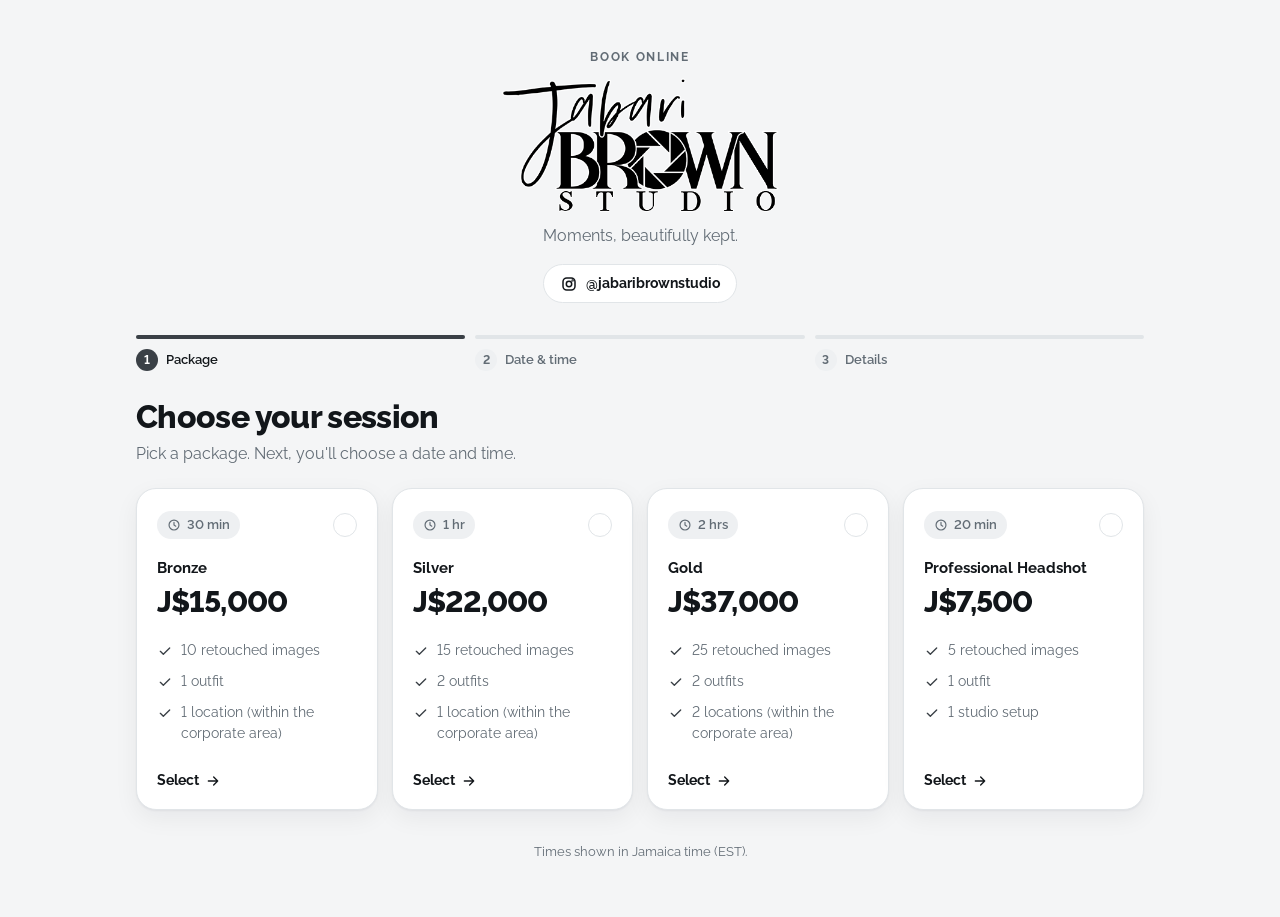
<file: index.html>
<!doctype html>
<html lang="en">
<head>
  <meta charset="utf-8">
  <meta name="viewport" content="width=device-width, initial-scale=1, viewport-fit=cover">
  <title>Book a Session</title>
  <meta name="description" content="Book your photography session online.">
  <link rel="preconnect" href="https://fonts.googleapis.com">
  <link rel="preconnect" href="https://fonts.gstatic.com" crossorigin>
  <link id="font-link" href="https://fonts.googleapis.com/css2?family=Raleway:wght@400;500;600;700;800&display=swap" rel="stylesheet">
  <link rel="stylesheet" href="css/styles.css">
</head>
<body>
  <main class="shell" id="app">
    <header class="hero" id="hero">
      <p class="eyebrow">Book online</p>
      <h1 id="biz-name">Book a session</h1>
      <p class="tagline" id="tagline"></p>
      <a id="ig-follow" class="chip-link" target="_blank" rel="noopener" hidden></a>
    </header>

    <nav id="progress-nav" aria-label="Booking progress">
      <ol class="progress" id="progress">
        <li data-step="1"><button type="button" class="pstep"><span class="seg"></span><span class="plabel"><span class="pnum">1</span><span class="ptext">Package</span></span></button></li>
        <li data-step="2"><button type="button" class="pstep"><span class="seg"></span><span class="plabel"><span class="pnum">2</span><span class="ptext">Date &amp; time</span></span></button></li>
        <li data-step="3"><button type="button" class="pstep"><span class="seg"></span><span class="plabel"><span class="pnum">3</span><span class="ptext">Details</span></span></button></li>
      </ol>
    </nav>

    <div class="stage">
      <div class="layout" id="layout" data-step="1">
        <section class="main" id="main">
          <div class="notice" id="notice" role="alert" hidden></div>

          <section class="step" id="step-1" aria-labelledby="t1">
            <h2 class="step-title" id="t1" tabindex="-1">Choose your session</h2>
            <p class="step-sub">Pick a package. Next, you'll choose a date and time.</p>
            <div class="pk-wrap"><div class="packages" id="packages"></div></div>
          </section>

          <section class="step" id="step-2" aria-labelledby="t2" hidden>
            <h2 class="step-title" id="t2" tabindex="-1">Pick a date &amp; time</h2>
            <p class="step-sub" id="s2-sub"></p>
            <div class="soonest" id="soonest-wrap" hidden>
              <span class="mini-label">Soonest available</span>
              <div class="chips" id="soonest"></div>
            </div>
            <div class="datetime" id="datetime">
              <div class="card cal">
                <div class="cal-head">
                  <button type="button" class="icon-btn" id="prev" aria-label="Previous month"><span data-ic="arrowL"></span></button>
                  <strong id="cal-title"></strong>
                  <button type="button" class="icon-btn" id="next" aria-label="Next month"><span data-ic="arrowR"></span></button>
                </div>
                <div class="grid7 dow" id="dow" aria-hidden="true"></div>
                <div class="grid7" id="days"></div>
              </div>
              <div class="card slots-card" id="slots-card">
                <h3 id="slots-title">Available times</h3>
                <p class="muted" id="slots-note" aria-live="polite">Choose a date to see open times.</p>
                <div id="slots"></div>
              </div>
            </div>
          </section>

          <section class="step" id="step-3" aria-labelledby="t3" hidden>
            <h2 class="step-title" id="t3" tabindex="-1">Your details</h2>
            <p class="step-sub">Last step. We use these to confirm your session.</p>
            <div class="review" id="review"></div>
            <form id="form" class="card form-card" novalidate>
              <div class="fields">
                <div class="field">
                  <label for="f-first">First name</label>
                  <input class="input" id="f-first" name="firstName" autocomplete="given-name" aria-describedby="e-first" required>
                  <p class="field-error" id="e-first" aria-live="polite"></p>
                </div>
                <div class="field">
                  <label for="f-last">Last name</label>
                  <input class="input" id="f-last" name="lastName" autocomplete="family-name" aria-describedby="e-last" required>
                  <p class="field-error" id="e-last" aria-live="polite"></p>
                </div>
                <div class="field">
                  <label for="f-email">Email</label>
                  <input class="input" id="f-email" name="email" type="email" inputmode="email" autocomplete="email" autocapitalize="none" aria-describedby="e-email" required>
                  <p class="field-error" id="e-email" aria-live="polite"></p>
                </div>
                <div class="field">
                  <label for="f-phone">Phone / WhatsApp</label>
                  <input class="input" id="f-phone" name="phone" type="tel" inputmode="tel" autocomplete="tel" aria-describedby="e-phone" required>
                  <p class="field-error" id="e-phone" aria-live="polite"></p>
                </div>
                <div class="field">
                  <label for="f-ig">Instagram <span class="opt">(optional)</span></label>
                  <div class="prefix"><span aria-hidden="true">@</span><input class="input" id="f-ig" name="instagram" autocomplete="off" autocapitalize="none" placeholder="yourhandle"></div>
                </div>
                <div class="field wide">
                  <label for="f-loc">Location <span class="opt">(optional)</span></label>
                  <input class="input" id="f-loc" name="location" autocomplete="off" placeholder="Where would you like to shoot?">
                </div>
                <div class="field wide">
                  <label for="f-notes">Anything we should know? <span class="opt">(optional)</span></label>
                  <textarea class="input" id="f-notes" name="notes" rows="3" placeholder="Occasion, outfit ideas, number of people"></textarea>
                </div>
              </div>
              <input type="text" name="website" class="hp" tabindex="-1" autocomplete="off" aria-hidden="true">
            </form>
          </section>

          <section class="step" id="done" hidden></section>

          <div class="actions" id="actions" hidden>
            <div class="mini" id="mini"></div>
            <div class="btns">
              <button type="button" class="btn ghost back" id="back" aria-label="Back"><span data-ic="arrowL"></span><span class="bl">Back</span></button>
              <button type="button" class="btn primary" id="to-3" disabled><span>Continue</span><span data-ic="arrowR"></span></button>
              <button type="submit" form="form" class="btn primary" id="submit" hidden><span class="lbl">Request booking</span><span class="spin" aria-hidden="true"></span></button>
            </div>
          </div>
        </section>

        <aside class="card summary" id="summary" aria-label="Your booking">
          <h3>Your session</h3>
          <dl>
            <div><dt>Package</dt><dd id="sum-pkg"></dd></div>
            <div><dt>Date</dt><dd id="sum-date"></dd></div>
            <div><dt>Time</dt><dd id="sum-time"></dd></div>
          </dl>
          <div class="total"><span>Total</span><strong id="sum-total">&mdash;</strong></div>
          <p class="fine">No payment is taken online. We confirm your request by email.</p>
        </aside>
      </div>
    </div>

    <section class="insta" id="insta" hidden>
      <h2>Recent work</h2>
      <div class="insta-grid" id="insta-grid"></div>
    </section>

    <footer class="foot" id="foot"></footer>
  </main>

  <script src="js/config.js"></script>
  <script src="js/app.js"></script>
</body>
</html>
</file>
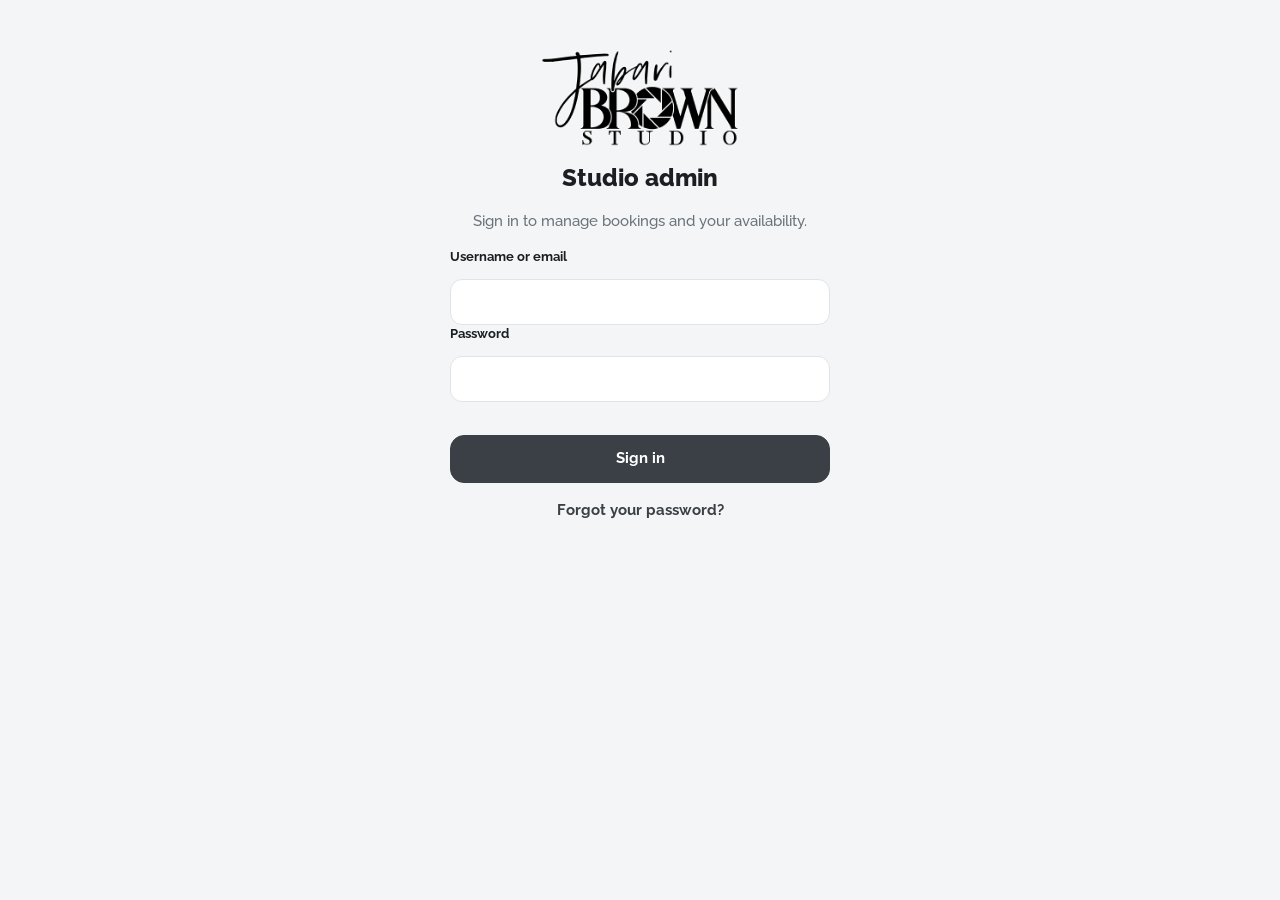
<file: admin/index.html>
<!doctype html>
<html lang="en">
<head>
  <meta charset="utf-8">
  <meta name="viewport" content="width=device-width, initial-scale=1, viewport-fit=cover">
  <title>Studio Admin</title>
  <meta name="robots" content="noindex">
  <meta name="theme-color" content="#3a4046">
  <link rel="manifest" href="manifest.webmanifest">
  <link rel="icon" href="icon-192.png">
  <link rel="apple-touch-icon" href="icon-192.png">
  <link rel="preconnect" href="https://fonts.googleapis.com">
  <link rel="preconnect" href="https://fonts.gstatic.com" crossorigin>
  <link href="https://fonts.googleapis.com/css2?family=Raleway:wght@400;500;600;700;800&display=swap" rel="stylesheet">
  <link rel="stylesheet" href="admin.css">
</head>
<body>

<section id="login" class="login" hidden>
  <img class="login-logo" src="../images/logo.png" alt="Jabari Brown Studio">
  <h1>Studio admin</h1>
  <p class="muted" id="login-lead">Enter your admin key to manage bookings and your availability.</p>
  <p class="notice" id="login-note" role="status" hidden></p>
  <form id="login-form" autocomplete="off">
    <label for="key">Admin key</label>
    <input id="key" type="password" autocomplete="current-password" autocapitalize="none" spellcheck="false" required>
    <p id="login-err" class="err" role="alert"></p>
    <button class="btn primary block" type="submit" id="login-btn">Sign in</button>
  </form>
  <form id="pw-form" hidden>
    <label for="u">Username or email</label>
    <input id="u" type="text" autocomplete="username" autocapitalize="none" spellcheck="false" required>
    <label for="p">Password</label>
    <input id="p" type="password" autocomplete="current-password" required>
    <p id="pw-err" class="err" role="alert"></p>
    <button class="btn primary block" type="submit" id="pw-btn">Sign in</button>
    <button type="button" class="link-btn" id="to-recover">Forgot your password?</button>
  </form>

  <form id="setup-form" hidden>
    <label for="s-code">Setup code</label>
    <input id="s-code" type="password" autocomplete="off" autocapitalize="none" spellcheck="false" required>
    <label for="s-name">Your name</label>
    <input id="s-name" type="text" autocomplete="name" required>
    <label for="s-user">Username</label>
    <input id="s-user" type="text" autocomplete="username" autocapitalize="none" spellcheck="false" placeholder="letters, numbers, . _ -" required>
    <label for="s-email">Email <span class="muted">(optional)</span></label>
    <input id="s-email" type="email" autocomplete="email" autocapitalize="none">
    <label for="s-pw">Password</label>
    <input id="s-pw" type="password" autocomplete="new-password" required>
    <label for="s-pw2">Repeat password</label>
    <input id="s-pw2" type="password" autocomplete="new-password" required>
    <p id="setup-err" class="err" role="alert"></p>
    <button class="btn primary block" type="submit" id="setup-btn">Create owner account</button>
  </form>

  <form id="recover-form" hidden>
    <label for="r-user">Username</label>
    <input id="r-user" type="text" autocomplete="username" autocapitalize="none" spellcheck="false" required>
    <label for="r-code">Recovery code</label>
    <input id="r-code" type="text" autocomplete="off" autocapitalize="characters" spellcheck="false" placeholder="ABCD-EFGH-JKMN" required>
    <label for="r-pw">New password</label>
    <input id="r-pw" type="password" autocomplete="new-password" required>
    <label for="r-pw2">Repeat new password</label>
    <input id="r-pw2" type="password" autocomplete="new-password" required>
    <p id="recover-err" class="err" role="alert"></p>
    <button class="btn primary block" type="submit" id="recover-btn">Reset password</button>
    <button type="button" class="link-btn" id="to-signin">Back to sign in</button>
  </form>
  <p class="muted small" id="login-foot">This is the secret you set as <code>ADMIN_KEY</code> in your Apps Script. It is saved only on this phone.</p>
</section>

<div id="app" hidden>
  <header class="top">
    <img class="logo" src="../images/logo.png" alt="Jabari Brown Studio">
    <div class="top-actions">
      <span class="who" id="who"></span>
      <button class="icon-btn" id="notif" type="button" aria-label="Turn on desktop notifications" hidden><svg viewBox="0 0 24 24"><path d="M6 17V11a6 6 0 0 1 12 0v6l1.5 2h-15zM10 21h4"/></svg></button>
      <button class="icon-btn" id="chun" type="button" aria-label="Change username" hidden><svg viewBox="0 0 24 24"><circle cx="12" cy="8" r="3.5"/><path d="M5 20c0-3.5 3-5.5 7-5.5s7 2 7 5.5"/></svg></button>
      <button class="icon-btn" id="chpw" type="button" aria-label="Change password" hidden><svg viewBox="0 0 24 24"><circle cx="8" cy="15" r="3.5"/><path d="M10.5 12.5L19 4M16 7l2.5 2.5M13.5 9.5L16 12"/></svg></button>
      <button class="icon-btn" id="refresh" type="button" aria-label="Refresh"><svg viewBox="0 0 24 24"><path d="M20 12a8 8 0 1 1-2.34-5.66M20 4v5h-5"/></svg></button>
      <button class="icon-btn" id="signout" type="button" aria-label="Sign out"><svg viewBox="0 0 24 24"><path d="M9 4H5v16h4M16 8l4 4-4 4M20 12H9"/></svg></button>
    </div>
  </header>

  <main>
    <section id="tab-bookings">
      <div class="stats" id="bk-stats"></div>
      <div class="seg" id="filters" role="tablist">
        <button type="button" data-f="upcoming" class="on">Upcoming</button>
        <button type="button" data-f="pending">Pending <span class="badge" id="pend-count" hidden></span></button>
        <button type="button" data-f="past">Past</button>
        <button type="button" data-f="cancelled">Cancelled</button>
      </div>
      <div id="list" class="list"></div>
    </section>

    <section id="tab-money" hidden>
      <h2 style="margin-top:0">Accounting</h2>
      <div id="money-root"></div>
    </section>

    <section id="tab-hours" hidden>
      <div class="cols"><div>
      <h2>Weekly hours</h2>
      <p class="muted">The times clients can book. Add a second period for a lunch break.</p>
      <div id="week" class="card"></div>
      <button class="btn primary block" id="save-hours" type="button" disabled>Save weekly hours</button>

      </div><div>
      <h2>Days off and blocked time</h2>
      <p class="muted">Leave From and To empty to block the whole day.</p>
      <form id="off-form" class="card grid2">
        <label>Date<input type="date" id="off-date" required></label>
        <label>Through <span class="muted">(optional)</span><input type="date" id="off-thru"></label>
        <label>From <span class="muted">(optional)</span><input type="time" id="off-from"></label>
        <label>To <span class="muted">(optional)</span><input type="time" id="off-to"></label>
        <label class="span2">Note <span class="muted">(optional)</span><input type="text" id="off-note" maxlength="100" placeholder="Holiday, wedding, travel"></label>
        <button class="btn block span2" type="submit" id="off-add">Block this time</button>
      </form>
      <ul id="off-list" class="offlist"></ul>
      </div></div>
    </section>

    <section id="tab-settings" hidden>
      <h2>Booking settings</h2>
      <form id="set-form" class="card">
        <label>Time between start times (minutes)<input type="number" inputmode="numeric" id="s-interval" min="5" max="240" step="5"></label>
        <p class="hint">30 offers 9:00, 9:30, 10:00.</p>
        <label>Buffer between sessions (minutes)<input type="number" inputmode="numeric" id="s-buffer" min="0" max="480" step="5"></label>
        <p class="hint">Gap kept before and after every booking, for travel or setup.</p>
        <label>Minimum notice (hours)<input type="number" inputmode="numeric" id="s-notice" min="0" max="720"></label>
        <p class="hint">24 means clients can't book anything sooner than a day from now.</p>
        <label>Days clients can book ahead<input type="number" inputmode="numeric" id="s-ahead" min="1" max="365"></label>
        <button class="btn primary block" type="submit" id="save-set">Save settings</button>
      </form>
    </section>

    <section id="tab-team" hidden>
      <h2>Team</h2>
      <p class="muted">People who can sign in to this app. <b>Staff</b> can see, confirm, cancel and add bookings. <b>Managers</b> can also change your availability and settings. Only you can manage the team.</p>
      <div id="team-list"></div>
      <h2>Add someone</h2>
      <form id="team-form" class="card">
        <label>Name<input type="text" id="t-name" maxlength="60" autocomplete="off" required></label>
        <div class="w-only" hidden>
          <label>Username<input type="text" id="t-user" maxlength="30" autocomplete="off" autocapitalize="none" spellcheck="false" placeholder="letters, numbers, . _ -"></label>
          <label>Email <span class="muted">(optional)</span><input type="email" id="t-email" autocomplete="off" autocapitalize="none"></label>
          <label>Temporary password <span class="muted">(they choose their own at first sign-in)</span><input type="text" id="t-pw" autocomplete="off" autocapitalize="none" spellcheck="false" placeholder="Leave empty to generate one"></label>
        </div>
        <label>Role<select id="t-role"><option value="Staff">Staff</option><option value="Manager">Manager</option></select></label>
        <p class="err" id="team-err" role="alert"></p>
        <button class="btn primary block" type="submit" id="team-add">Create sign-in key</button>
      </form>
    </section>
  </main>

  <button class="fab" id="fab" type="button" aria-label="Add a booking"><svg viewBox="0 0 24 24"><path d="M12 5v14M5 12h14"/></svg><span>Add Booking</span></button>

  <nav class="tabs" id="tabs">
    <button type="button" data-t="bookings" class="on"><svg viewBox="0 0 24 24"><rect x="3.5" y="5" width="17" height="15" rx="2.5"/><path d="M3.5 10h17M8 3v4M16 3v4"/></svg>Bookings</button>
    <button type="button" data-t="money" id="tab-money-btn" hidden><svg viewBox="0 0 24 24"><rect x="3" y="6" width="18" height="12" rx="2.5"/><circle cx="12" cy="12" r="2.6"/><path d="M6.5 9.5v.01M17.5 14.5v.01"/></svg>Accounting</button>
    <button type="button" data-t="hours" id="tab-hours-btn"><svg viewBox="0 0 24 24"><circle cx="12" cy="12" r="8.5"/><path d="M12 7v5l3 2"/></svg>Availability</button>
    <button type="button" data-t="team" id="tab-team-btn" hidden><svg viewBox="0 0 24 24"><circle cx="9" cy="8" r="3.2"/><path d="M3 20c0-3.3 2.7-5.5 6-5.5s6 2.2 6 5.5M16 5.2a3.2 3.2 0 0 1 0 5.6M18 14.8c1.8.7 3 2.4 3 5.2"/></svg>Team</button>
    <button type="button" data-t="settings" id="tab-settings-btn"><svg viewBox="0 0 24 24"><path d="M4 7h10M18 7h2M4 17h2M10 17h10"/><circle cx="16" cy="7" r="2"/><circle cx="8" cy="17" r="2"/></svg>Settings</button>
  </nav>
</div>

<div id="sheet" class="sheet" hidden>
  <div class="sheet-bg" data-close></div>
  <form class="sheet-card" id="add-form" novalidate>
    <div class="sheet-head"><h2>Add Booking</h2><button type="button" class="icon-btn" data-close aria-label="Close"><svg viewBox="0 0 24 24"><path d="M6 6l12 12M18 6L6 18"/></svg></button></div>
    <div class="grid2">
      <label class="span2">Package<select id="a-pkg"></select></label>
      <label>Date<input type="date" id="a-date" required></label>
      <label>Start time<input type="time" id="a-time" required></label>
      <label>Length (minutes)<input type="number" inputmode="numeric" id="a-dur" min="5" max="720"></label>
      <label>Price<input type="number" inputmode="numeric" id="a-price" min="0"></label>
      <label>First name<input type="text" id="a-name" autocomplete="off" required></label>
      <label>Last name<input type="text" id="a-last" autocomplete="off" required></label>
      <label>Phone<input type="tel" id="a-phone" autocomplete="off"></label>
      <label>Email <span class="muted">(optional)</span><input type="email" id="a-email" autocomplete="off" autocapitalize="none"></label>
      <label class="span2">Location<input type="text" id="a-loc"></label>
      <label class="span2">Notes<textarea id="a-notes" rows="2"></textarea></label>
      <label class="span2">Status<select id="a-status"><option>Confirmed</option><option>Pending</option></select></label>
    </div>
    <label class="check" id="a-notify-row"><input type="checkbox" id="a-notify"> Email the client a confirmation</label>
    <label class="check" id="a-force-row" hidden><input type="checkbox" id="a-force"> Book anyway, even though it overlaps another booking</label>
    <p class="err" id="add-err" role="alert"></p>
    <button class="btn primary block" type="submit" id="add-btn">Add Booking</button>
  </form>
</div>

<div id="keybox" class="sheet" hidden>
  <div class="sheet-bg" data-closekey></div>
  <div class="sheet-card">
    <div class="sheet-head"><h2 id="key-title">Sign-in key</h2><button type="button" class="icon-btn" data-closekey aria-label="Close"><svg viewBox="0 0 24 24"><path d="M6 6l12 12M18 6L6 18"/></svg></button></div>
    <p class="muted" id="key-lead"></p>
    <div class="keyshow" id="key-val"></div>
    <div class="acts"><button type="button" class="btn primary" id="copy-key">Copy</button><button type="button" class="btn" id="copy-invite">Copy invitation message</button></div>
    <button type="button" class="btn block" style="margin-top:14px" data-closekey>Done</button>
  </div>
</div>

<div id="pwbox" class="sheet" hidden>
  <div class="sheet-bg" data-closepw></div>
  <form class="sheet-card" id="pw-box-form">
    <div class="sheet-head"><h2>Change password</h2><button type="button" class="icon-btn" data-closepw id="pw-x" aria-label="Close"><svg viewBox="0 0 24 24"><path d="M6 6l12 12M18 6L6 18"/></svg></button></div>
    <p class="muted" id="pw-lead">Use at least 10 characters. A few random words with a number works well.</p>
    <label>Current password<input type="password" id="pw-cur" autocomplete="current-password" required></label>
    <label>New password<input type="password" id="pw-new" autocomplete="new-password" required></label>
    <label>Repeat new password<input type="password" id="pw-new2" autocomplete="new-password" required></label>
    <p class="err" id="pw-box-err" role="alert"></p>
    <button class="btn primary block" type="submit" id="pw-box-btn">Save new password</button>
    <button type="button" class="link-btn" id="pw-signout" hidden>Sign out instead</button>
  </form>
</div>

<div id="toast" class="toast" role="status" aria-live="polite"></div>

<script src="../js/config.js"></script>
<script src="money.js"></script>
<script src="admin.js"></script>
</body>
</html>
</file>
<file: css/styles.css>
/* Photography booking app. Colours come from tokens. The accent is set from config.js or ?accent=hex in the URL. */
:root {
  --bg: #f4f5f6;
  --surface: #ffffff;
  --surface-2: #eef0f2;
  --ink: #12161a;
  --muted: #626c75;
  --line: #e1e5e8;
  --accent: #3a4046;
  --accent-ink: #ffffff;
  --accent-soft: rgba(58, 64, 70, .1);
  --bad: #b3261e;
  --shimmer: rgba(255, 255, 255, .6);
  --r-lg: 20px;
  --r-md: 14px;
  --shadow-1: 0 1px 2px rgba(16, 24, 32, .05), 0 8px 24px rgba(16, 24, 32, .06);
  --shadow-2: 0 2px 4px rgba(16, 24, 32, .06), 0 16px 36px rgba(16, 24, 32, .13);
  --font: "Raleway", system-ui, -apple-system, "Segoe UI", Roboto, sans-serif;
}
@media (prefers-color-scheme: dark) {
  :root:not([data-theme="light"]) {
    --bg: #0e1113; --surface: #171b1e; --surface-2: #20262a; --ink: #eef1f3; --muted: #98a3ac; --line: #2b3237;
    --accent: #c5ccd1; --accent-ink: #12161a; --accent-soft: rgba(197, 204, 209, .16); --bad: #ff8a80;
    --shimmer: rgba(255, 255, 255, .07);
    --shadow-1: 0 1px 2px rgba(0, 0, 0, .35), 0 8px 24px rgba(0, 0, 0, .3);
    --shadow-2: 0 2px 4px rgba(0, 0, 0, .4), 0 16px 36px rgba(0, 0, 0, .45);
    color-scheme: dark;
  }
}
:root[data-theme="dark"] {
  --bg: #0e1113; --surface: #171b1e; --surface-2: #20262a; --ink: #eef1f3; --muted: #98a3ac; --line: #2b3237;
  --accent: #c5ccd1; --accent-ink: #12161a; --accent-soft: rgba(197, 204, 209, .16); --bad: #ff8a80;
  --shimmer: rgba(255, 255, 255, .07);
  --shadow-1: 0 1px 2px rgba(0, 0, 0, .35), 0 8px 24px rgba(0, 0, 0, .3);
  --shadow-2: 0 2px 4px rgba(0, 0, 0, .4), 0 16px 36px rgba(0, 0, 0, .45);
  color-scheme: dark;
}

* { box-sizing: border-box; }
html { -webkit-text-size-adjust: 100%; }
body {
  margin: 0; background: var(--bg); color: var(--ink); font-family: var(--font); font-size: 16px; line-height: 1.5;
  font-variant-numeric: lining-nums; -webkit-font-smoothing: antialiased;
}
body.embed { background: transparent; }
button, input, textarea, select { font: inherit; color: inherit; }
button { cursor: pointer; -webkit-tap-highlight-color: transparent; touch-action: manipulation; }
[hidden] { display: none !important; }
:focus-visible { outline: 2px solid var(--accent); outline-offset: 2px; }
[tabindex="-1"]:focus { outline: none; }
h1, h2, h3 { margin: 0; letter-spacing: -.02em; text-wrap: balance; }
p { margin: 0; }
.muted { color: var(--muted); }
.ic { flex: none; }

.shell { max-width: 1040px; margin: 0 auto; padding: 40px 16px 56px; }
body.embed .shell { padding: 4px 0 20px; }
body.embed .hero { display: none; }

/* ---------- header ---------- */
.hero { display: grid; justify-items: center; gap: 10px; text-align: center; padding: 8px 0 32px; }
.eyebrow { font-size: 12px; font-weight: 700; letter-spacing: .14em; text-transform: uppercase; color: var(--muted); }
.hero h1 { font-size: clamp(32px, 6vw, 52px); font-weight: 800; line-height: 1.05; }
.tagline { color: var(--muted); max-width: 52ch; }
.chip-link {
  display: inline-flex; align-items: center; gap: 8px; margin-top: 6px; padding: 8px 16px; border-radius: 999px;
  background: var(--surface); border: 1px solid var(--line); color: var(--ink); text-decoration: none; font-weight: 700; font-size: 14px;
}
.chip-link:hover { border-color: var(--accent); }

/* ---------- progress ---------- */
.progress { list-style: none; display: grid; grid-template-columns: repeat(3, minmax(0, 1fr)); gap: 10px; padding: 0; margin: 0 0 28px; }
.pstep { display: grid; gap: 10px; width: 100%; text-align: left; background: none; border: 0; padding: 0; }
.pstep:disabled { cursor: default; }
.seg { position: relative; height: 4px; border-radius: 4px; background: var(--line); overflow: hidden; }
.seg::after { content: ""; position: absolute; inset: 0; background: var(--accent); transform: scaleX(0); transform-origin: left; transition: transform .45s cubic-bezier(.2, .7, .2, 1); }
.progress li.active .seg::after, .progress li.done .seg::after { transform: scaleX(1); }
.plabel { display: flex; align-items: center; gap: 8px; min-width: 0; font-size: 13px; font-weight: 600; color: var(--muted); }
.ptext { white-space: nowrap; overflow: hidden; text-overflow: ellipsis; }
.pnum { flex: none; width: 22px; height: 22px; border-radius: 50%; display: grid; place-items: center; font-size: 12px; font-weight: 700; background: var(--surface-2); color: var(--muted); transition: background .2s, color .2s; }
.pnum .ic { width: 13px; height: 13px; }
.progress li.active .plabel, .progress li.done .plabel { color: var(--ink); }
.progress li.active .pnum { background: var(--accent); color: var(--accent-ink); }
.progress li.done .pnum { background: var(--accent-soft); color: var(--accent); }
.progress li:not(.active):not(.done) .pstep:not(:disabled):hover .ptext { color: var(--ink); }

/* ---------- layout ---------- */
.stage { container: stage / inline-size; }
.layout { display: grid; grid-template-columns: minmax(0, 1fr); gap: 24px; align-items: start; }
.main { min-width: 0; }
.summary { display: none; position: sticky; top: 16px; padding: 22px; }
@container stage (min-width: 880px) {
  .layout[data-step="2"], .layout[data-step="3"] { grid-template-columns: minmax(0, 1fr) 300px; }
  .layout[data-step="2"] .summary, .layout[data-step="3"] .summary { display: block; }
}
.card { background: var(--surface); border: 1px solid var(--line); border-radius: var(--r-lg); box-shadow: var(--shadow-1); padding: 20px; }

.step-title { font-size: clamp(24px, 3.6vw, 32px); font-weight: 800; line-height: 1.15; }
.step-sub { color: var(--muted); margin: 6px 0 22px; }
.step.enter { animation: stepIn .38s cubic-bezier(.2, .7, .2, 1); }
@keyframes stepIn { from { opacity: 0; transform: translateY(12px); } to { opacity: 1; transform: none; } }

/* ---------- packages ---------- */
.pk-wrap { container: pk / inline-size; }
.packages { display: grid; grid-template-columns: minmax(0, 1fr); gap: 14px; }
@container pk (min-width: 460px) { .packages { grid-template-columns: repeat(2, minmax(0, 1fr)); } }
@container pk (min-width: 780px) { .packages { grid-template-columns: repeat(4, minmax(0, 1fr)); } }
.pkg {
  position: relative; display: flex; flex-direction: column; align-items: flex-start; gap: 6px; min-width: 0; text-align: left;
  padding: 22px 20px 18px; background: var(--surface); border: 1.5px solid var(--line); border-radius: var(--r-lg); box-shadow: var(--shadow-1);
  transition: transform .18s, box-shadow .18s, border-color .18s;
}
.pkg > span { display: block; }
.pkg:hover { transform: translateY(-3px); box-shadow: var(--shadow-2); border-color: var(--accent); }
.pkg:active { transform: translateY(-1px) scale(.99); }
.pkg[aria-pressed="true"] { border-color: var(--accent); box-shadow: 0 0 0 1px var(--accent), var(--shadow-2); }
.pkg .ptop { display: flex; align-items: center; justify-content: space-between; width: 100%; margin-bottom: 12px; }
.pkg .tick { flex: none; width: 24px; height: 24px; border-radius: 50%; border: 1.5px solid var(--line); display: grid; place-items: center; color: transparent; transition: all .18s; }
.pkg .tick .ic { width: 14px; height: 14px; }
.pkg[aria-pressed="true"] .tick { background: var(--accent); border-color: var(--accent); color: var(--accent-ink); }
.pkg .pname { font-size: 15px; font-weight: 700; }
@container pk (min-width: 780px) and (max-width: 880px) { .pkg .pname { min-height: 3em; } }
.pkg .pprice { font-size: 30px; font-weight: 800; letter-spacing: -.03em; line-height: 1.1; }
.pkg .pdur { display: inline-flex; align-items: center; gap: 6px; padding: 4px 10px; border-radius: 999px; background: var(--surface-2); color: var(--muted); font-size: 13px; font-weight: 600; }
.pkg .pdur .ic { width: 14px; height: 14px; }
.pkg .pfeat { display: grid; gap: 10px; margin: 16px 0 20px; }
.pkg .feat { display: flex; align-items: flex-start; gap: 8px; font-size: 14px; color: var(--muted); }
.pkg .feat .ic { width: 16px; height: 16px; margin-top: 3px; color: var(--accent); }
.pkg .pcta { margin-top: auto; display: inline-flex; align-items: center; gap: 6px; font-size: 14px; font-weight: 700; }
.pkg .pcta .ic { width: 16px; height: 16px; transition: transform .18s; }
.pkg:hover .pcta .ic { transform: translateX(4px); }

/* ---------- date and time ---------- */
.soonest { display: flex; flex-wrap: wrap; align-items: center; gap: 10px; margin: -6px 0 18px; }
.mini-label { font-size: 12px; font-weight: 700; letter-spacing: .1em; text-transform: uppercase; color: var(--muted); }
.chips { display: flex; flex-wrap: wrap; gap: 8px; }
.chip {
  display: inline-flex; align-items: center; gap: 8px; min-height: 40px; padding: 0 14px; border-radius: 999px;
  background: var(--surface); border: 1.5px solid var(--line); font-size: 14px; font-weight: 600; transition: border-color .15s, background .15s;
}
.chip .ic { width: 16px; height: 16px; color: var(--muted); }
.chip:hover { border-color: var(--accent); }
.chip[aria-pressed="true"] { background: var(--accent); border-color: var(--accent); color: var(--accent-ink); }
.chip[aria-pressed="true"] .ic { color: inherit; }

.datetime { display: grid; grid-template-columns: minmax(0, 1fr); gap: 16px; align-items: start; }
@container stage (min-width: 640px) { .datetime { grid-template-columns: minmax(0, 1.05fr) minmax(0, 1fr); } }
.cal-head { display: flex; align-items: center; justify-content: space-between; margin-bottom: 12px; }
.cal-head strong { font-size: 17px; font-weight: 800; letter-spacing: -.01em; }
.icon-btn { width: 40px; height: 40px; border-radius: 50%; border: 1px solid var(--line); background: var(--surface); display: grid; place-items: center; transition: border-color .15s, transform .12s; }
.icon-btn:hover:not(:disabled) { border-color: var(--accent); }
.icon-btn:active:not(:disabled) { transform: scale(.94); }
.icon-btn:disabled { opacity: .35; cursor: default; }
.grid7 { display: grid; grid-template-columns: repeat(7, minmax(0, 1fr)); gap: 4px; }
.grid7.dow div { text-align: center; padding: 4px 0 6px; font-size: 12px; font-weight: 700; color: var(--muted); }
.day { position: relative; aspect-ratio: 1; min-height: 38px; border: 0; border-radius: 50%; background: transparent; color: var(--muted); font-size: 14px; font-weight: 500; transition: background .15s, transform .12s; }
.day:disabled { cursor: default; opacity: .45; }
.day.avail { background: var(--surface-2); color: var(--ink); font-weight: 700; }
.day.avail:hover { box-shadow: 0 0 0 2px var(--accent); }
.day:active:not(:disabled) { transform: scale(.94); }
.day.selected { background: var(--accent); color: var(--accent-ink); box-shadow: none; }
.day.today::after { content: ""; position: absolute; left: 50%; bottom: 5px; width: 4px; height: 4px; border-radius: 50%; background: currentColor; transform: translateX(-50%); }
.is-loading .day { color: transparent; background: var(--surface-2); animation: pulse 1.2s ease-in-out infinite; }
@keyframes pulse { 50% { opacity: .5; } }

.slots-card h3 { font-size: 18px; font-weight: 800; }
.slots-card .muted { font-size: 14px; margin-top: 2px; }
.slot-group h4 { margin: 18px 0 8px; font-size: 12px; font-weight: 700; letter-spacing: .1em; text-transform: uppercase; color: var(--muted); }
.slots { display: grid; grid-template-columns: repeat(auto-fill, minmax(92px, 1fr)); gap: 8px; margin-top: 14px; }
.slot-group .slots { margin-top: 0; }
.slot { min-height: 44px; padding: 0 8px; border-radius: 999px; border: 1.5px solid var(--line); background: var(--surface); font-size: 14px; font-weight: 600; transition: border-color .15s, background .15s, transform .12s; }
.slot:hover { border-color: var(--accent); }
.slot:active { transform: scale(.96); }
.slot[aria-pressed="true"] { background: var(--accent); border-color: var(--accent); color: var(--accent-ink); }
.skel { position: relative; overflow: hidden; border-color: transparent; background: var(--surface-2); pointer-events: none; }
.skel::after { content: ""; position: absolute; inset: 0; transform: translateX(-100%); background: linear-gradient(90deg, transparent, var(--shimmer), transparent); animation: shimmer 1.2s infinite; }
@keyframes shimmer { to { transform: translateX(100%); } }

/* ---------- details form ---------- */
.review { border: 1px solid var(--line); border-radius: var(--r-md); background: var(--surface); margin-bottom: 16px; box-shadow: var(--shadow-1); }
.review .r { display: flex; align-items: center; justify-content: space-between; gap: 12px; padding: 14px 16px; }
.review .r + .r { border-top: 1px solid var(--line); }
.review .rt { display: grid; gap: 2px; min-width: 0; }
.review .k, .rows .k { font-size: 12px; font-weight: 700; letter-spacing: .08em; text-transform: uppercase; color: var(--muted); }
.review .val { font-size: 15px; }
.link-btn { flex: none; background: none; border: 0; padding: 8px; font-weight: 700; font-size: 14px; text-decoration: underline; text-underline-offset: 3px; }
.form-card { padding: 24px; }
.fields { display: grid; grid-template-columns: repeat(2, minmax(0, 1fr)); gap: 18px 16px; }
@container stage (max-width: 560px) { .fields { grid-template-columns: minmax(0, 1fr); } }
.field { display: grid; align-content: start; gap: 6px; min-width: 0; }
.field.wide { grid-column: 1 / -1; }
.field label { font-size: 13px; font-weight: 700; }
.opt { color: var(--muted); font-weight: 500; }
.input { display: block; width: 100%; min-height: 50px; padding: 12px 14px; border-radius: var(--r-md); border: 1.5px solid var(--line); background: var(--surface); font-size: 16px; transition: border-color .15s, box-shadow .15s; }
textarea.input { min-height: 96px; resize: vertical; }
.input::placeholder { color: var(--muted); opacity: .8; }
.input:focus { outline: none; border-color: var(--accent); box-shadow: 0 0 0 4px var(--accent-soft); }
.field.invalid .input { border-color: var(--bad); }
.field.invalid .input:focus { box-shadow: 0 0 0 4px rgba(179, 38, 30, .15); }
.field-error { min-height: 0; font-size: 13px; font-weight: 600; color: var(--bad); }
.field-error:empty { display: none; }
.prefix { position: relative; }
.prefix > span { position: absolute; left: 14px; top: 50%; transform: translateY(-50%); color: var(--muted); font-weight: 600; }
.prefix .input { padding-left: 30px; }
.hp { position: absolute !important; left: -9999px; width: 0; height: 0; opacity: 0; }

/* ---------- buttons and action bar ---------- */
.btn {
  display: inline-flex; align-items: center; justify-content: center; gap: 8px; min-height: 50px; padding: 0 24px; border-radius: 999px;
  border: 1.5px solid transparent; font-size: 15px; font-weight: 700; text-decoration: none; white-space: nowrap;
  transition: transform .12s, box-shadow .18s, border-color .15s, opacity .15s;
}
.btn .ic { width: 18px; height: 18px; }
.btn.primary { background: var(--accent); color: var(--accent-ink); }
.btn.primary:hover:not(:disabled) { box-shadow: var(--shadow-2); transform: translateY(-1px); }
.btn.ghost { background: var(--surface); border-color: var(--line); color: var(--ink); }
.btn.ghost:hover { border-color: var(--accent); }
.btn:active:not(:disabled) { transform: scale(.98); }
.btn:disabled { opacity: .4; cursor: not-allowed; }
.btn.loading { pointer-events: none; }
.spin { display: none; width: 18px; height: 18px; border-radius: 50%; border: 2.5px solid currentColor; border-right-color: transparent; animation: spin .7s linear infinite; }
.btn.loading .spin { display: inline-block; }
@keyframes spin { to { transform: rotate(360deg); } }

.actions { display: flex; align-items: center; justify-content: flex-end; gap: 12px; margin-top: 22px; }
.actions .btns { display: flex; gap: 10px; }
.mini { display: none; min-width: 0; flex: 1; }
.mini b { display: block; font-size: 14px; white-space: nowrap; overflow: hidden; text-overflow: ellipsis; }
.mini span { display: block; font-size: 13px; color: var(--muted); white-space: nowrap; overflow: hidden; text-overflow: ellipsis; }
@container stage (max-width: 700px) {
  .actions {
    position: sticky; bottom: calc(10px + env(safe-area-inset-bottom, 0px)); z-index: 5; justify-content: space-between;
    padding: 10px 10px 10px 18px; background: var(--surface); border: 1px solid var(--line); border-radius: 26px; box-shadow: var(--shadow-2);
  }
  .mini { display: block; }
  .actions .btn { min-height: 48px; padding: 0 20px; }
  .actions .back { width: 48px; padding: 0; }
  .actions .back .bl { display: none; }
  .actions[data-step="3"] { padding-left: 10px; }
  .actions[data-step="3"] .mini { display: none; }
  .actions[data-step="3"] .btns, .actions[data-step="3"] #submit { flex: 1; }
}

/* ---------- summary ---------- */
.summary h3 { font-size: 12px; font-weight: 700; letter-spacing: .1em; text-transform: uppercase; color: var(--muted); }
.summary dl { display: grid; gap: 14px; margin: 16px 0; }
.summary dt { font-size: 12px; font-weight: 600; color: var(--muted); }
.summary dd { margin: 2px 0 0; font-weight: 700; }
.summary dd.empty { color: var(--muted); font-weight: 500; }
.total { display: flex; align-items: baseline; justify-content: space-between; padding-top: 16px; border-top: 1px dashed var(--line); font-weight: 600; }
.total strong { font-size: 28px; font-weight: 800; letter-spacing: -.02em; }
.fine { margin-top: 14px; font-size: 13px; color: var(--muted); }

/* ---------- notice ---------- */
.notice { display: flex; align-items: flex-start; gap: 10px; margin-bottom: 18px; padding: 12px 16px; border-radius: var(--r-md); background: var(--surface); border: 1.5px solid var(--bad); font-size: 14px; font-weight: 600; }
.notice .ic { color: var(--bad); margin-top: 2px; }

/* ---------- done ---------- */
.ticket { max-width: 560px; margin: 0 auto; text-align: center; }
.ticket .step-sub { margin-bottom: 0; }
.ticket .badge { display: grid; place-items: center; width: 76px; height: 76px; margin: 0 auto 18px; border-radius: 50%; background: var(--accent); color: var(--accent-ink); }
.ticket .badge .ic { width: 38px; height: 38px; }
.ticket .badge path { stroke-dasharray: 30; stroke-dashoffset: 30; animation: draw .5s .2s ease forwards; }
@keyframes draw { to { stroke-dashoffset: 0; } }
.ticket-card { margin-top: 26px; text-align: left; background: var(--surface); border: 1px solid var(--line); border-radius: var(--r-lg); box-shadow: var(--shadow-1); overflow: hidden; }
.rows { padding: 4px 20px; }
.rows .r { display: flex; align-items: baseline; justify-content: space-between; gap: 16px; padding: 14px 0; }
.rows .r + .r { border-top: 1px solid var(--line); }
.rows b { text-align: right; }
.ticket-actions { display: grid; gap: 10px; padding: 18px 20px 20px; border-top: 2px dashed var(--line); }

/* ---------- instagram + footer ---------- */
.insta { margin-top: 40px; }
.insta h2 { font-size: 24px; font-weight: 800; margin-bottom: 16px; }
.insta-grid { display: grid; grid-template-columns: repeat(auto-fit, minmax(280px, 1fr)); gap: 16px; }
.insta-grid .instagram-media { margin: 0 !important; min-width: 0 !important; max-width: 100% !important; }
.foot { margin-top: 32px; text-align: center; font-size: 13px; color: var(--muted); }

@media (max-width: 520px) { .form-card { padding: 18px; } .card { padding: 16px; } .ptext { font-size: 12.5px; } }
@media (prefers-reduced-motion: reduce) {
  *, *::before, *::after { animation: none !important; transition: none !important; }
  .ticket .badge path { stroke-dashoffset: 0; }
}

/* studio logo (black artwork on transparent): shown as is in light mode, inverted in dark mode */
.hero h1 .logo { display: block; width: clamp(180px, 42vw, 280px); height: auto; margin: 0 auto; }
@media (prefers-color-scheme: dark) { :root:not([data-theme="light"]) .hero h1 .logo { filter: invert(1); } }
:root[data-theme="dark"] .hero h1 .logo { filter: invert(1); }
</file>
<file: admin/admin.css>
:root {
  --bg: #f4f5f6; --card: #fff; --ink: #1b1f23; --muted: #6a737b; --line: #e1e4e7;
  --accent: #3a4046; --accent-ink: #fff; --soft: #eceef0;
  --ok: #1f7a46; --ok-bg: #e3f4ea; --warn: #8a5a00; --warn-bg: #fdf0d2; --bad: #b3261e; --bad-bg: #fbe5e3;
  --font: "Raleway", system-ui, -apple-system, "Segoe UI", Roboto, sans-serif;
  --r: 16px;
}
@media (prefers-color-scheme: dark) {
  :root {
    --bg: #101214; --card: #1a1d20; --ink: #eceef0; --muted: #98a1a9; --line: #2b3035;
    --accent: #c5ccd1; --accent-ink: #101214; --soft: #242a2e;
    --ok: #6fd39a; --ok-bg: #16301f; --warn: #f0c466; --warn-bg: #33290f; --bad: #ff8a80; --bad-bg: #3a1a18;
  }
  .logo, .login-logo { filter: invert(1); }
}
* { box-sizing: border-box; -webkit-tap-highlight-color: transparent; }
html { -webkit-text-size-adjust: 100%; }
body { margin: 0; background: var(--bg); color: var(--ink); font: 500 15px/1.45 var(--font); }
[hidden] { display: none !important; }
button, input, select, textarea { font: inherit; color: inherit; }
h1 { font-size: 24px; font-weight: 800; margin: 8px 0; }
h2 { font-size: 17px; font-weight: 800; margin: 26px 0 4px; }
code { background: var(--soft); padding: 1px 6px; border-radius: 6px; font-size: 13px; }
.muted { color: var(--muted); font-weight: 500; }
.small { font-size: 13px; }
.err { color: var(--bad); font-weight: 600; min-height: 1.4em; margin: 6px 0; }
.hint { color: var(--muted); font-size: 13px; margin: -4px 0 12px; }

/* inputs */
label { display: grid; gap: 6px; font-size: 13px; font-weight: 700; margin-bottom: 12px; }
input[type=text], input[type=password], input[type=number], input[type=date], input[type=time], input[type=tel], input[type=email], select, textarea {
  width: 100%; min-height: 46px; padding: 10px 12px; border: 1.5px solid var(--line); border-radius: 12px; background: var(--card); font-size: 16px; font-weight: 500;
}
input:focus-visible, select:focus-visible, textarea:focus-visible, button:focus-visible { outline: 3px solid color-mix(in srgb, var(--accent) 45%, transparent); outline-offset: 2px; }
.check { display: flex; align-items: center; gap: 10px; font-size: 14px; font-weight: 600; margin: 4px 0 8px; min-height: 40px; }
input[type=checkbox] { width: 22px; height: 22px; accent-color: var(--accent); flex: none; }
.grid2 { display: grid; grid-template-columns: 1fr 1fr; gap: 0 12px; }
.span2 { grid-column: 1 / -1; }

/* buttons */
.btn { min-height: 48px; padding: 0 18px; border-radius: 14px; border: 1.5px solid var(--line); background: var(--card); font-weight: 700; cursor: pointer; }
.btn.primary { background: var(--accent); color: var(--accent-ink); border-color: var(--accent); }
.btn.block { width: 100%; }
.btn:disabled { opacity: .45; cursor: default; }
.btn.sm { min-height: 42px; padding: 0 14px; font-size: 14px; }
.btn.ok { background: var(--ok-bg); color: var(--ok); border-color: transparent; }
.btn.bad { background: var(--bad-bg); color: var(--bad); border-color: transparent; }
.icon-btn { width: 44px; height: 44px; border-radius: 50%; border: 0; background: transparent; display: grid; place-items: center; cursor: pointer; }
svg { width: 22px; height: 22px; fill: none; stroke: currentColor; stroke-width: 2; stroke-linecap: round; stroke-linejoin: round; }

/* login */
.login { max-width: 420px; margin: 0 auto; padding: 48px 20px; text-align: center; }
.login form { text-align: left; margin: 18px 0; }
.login-logo { width: 200px; max-width: 70%; height: auto; }

/* layout */
.top { position: sticky; top: 0; z-index: 5; display: flex; align-items: center; justify-content: space-between; padding: calc(8px + env(safe-area-inset-top)) 12px 8px 16px; background: color-mix(in srgb, var(--bg) 92%, transparent); backdrop-filter: blur(10px); border-bottom: 1px solid var(--line); }
.top .logo { height: 40px; width: auto; }
.top-actions { display: flex; }
main { max-width: 640px; margin: 0 auto; padding: 14px 16px calc(150px + env(safe-area-inset-bottom)); }
.card { background: var(--card); border: 1px solid var(--line); border-radius: var(--r); padding: 14px; margin: 12px 0; }
.tabs { position: fixed; left: 0; right: 0; bottom: 0; z-index: 6; display: grid; grid-auto-flow: column; grid-auto-columns: 1fr; background: var(--card); border-top: 1px solid var(--line); padding-bottom: env(safe-area-inset-bottom); }
.tabs button { border: 0; background: none; padding: 10px 4px 9px; display: grid; justify-items: center; gap: 3px; font-size: 12px; font-weight: 700; color: var(--muted); cursor: pointer; min-height: 58px; }
.tabs button.on { color: var(--accent); }
.fab { position: fixed; right: 16px; bottom: calc(76px + env(safe-area-inset-bottom)); z-index: 6; display: flex; align-items: center; gap: 8px; min-height: 52px; padding: 0 20px 0 16px; border: 0; border-radius: 26px; background: var(--accent); color: var(--accent-ink); font-weight: 800; box-shadow: 0 6px 20px rgba(0,0,0,.25); cursor: pointer; }

/* bookings */
.seg { display: flex; gap: 6px; overflow-x: auto; padding-bottom: 4px; scrollbar-width: none; }
.seg::-webkit-scrollbar { display: none; }
.seg button { flex: none; min-height: 42px; padding: 0 16px; border-radius: 21px; border: 1.5px solid var(--line); background: var(--card); font-weight: 700; font-size: 14px; cursor: pointer; }
.seg button.on { background: var(--accent); color: var(--accent-ink); border-color: var(--accent); }
.badge { display: inline-grid; place-items: center; min-width: 20px; height: 20px; padding: 0 6px; margin-left: 4px; border-radius: 10px; background: var(--warn-bg); color: var(--warn); font-size: 12px; font-weight: 800; }
.seg .on .badge { background: var(--accent-ink); color: var(--accent); }
.day-h { margin: 20px 4px 8px; font-size: 13px; font-weight: 800; letter-spacing: .04em; text-transform: uppercase; color: var(--muted); }
.bk { background: var(--card); border: 1px solid var(--line); border-radius: var(--r); margin: 0 0 10px; overflow: hidden; }
.bk-head { display: grid; grid-template-columns: 66px 1fr auto; gap: 12px; align-items: center; width: 100%; padding: 14px; border: 0; background: none; text-align: left; cursor: pointer; min-height: 64px; }
.bk-time { font-weight: 800; font-size: 15px; line-height: 1.2; }
.bk-time small { display: block; font-weight: 500; color: var(--muted); font-size: 12px; }
.bk-name { font-weight: 700; }
.bk-pkg { color: var(--muted); font-size: 13px; }
.pill { font-size: 12px; font-weight: 800; padding: 4px 10px; border-radius: 12px; }
.pill.Confirmed { background: var(--ok-bg); color: var(--ok); }
.pill.Pending { background: var(--warn-bg); color: var(--warn); }
.pill.Cancelled { background: var(--bad-bg); color: var(--bad); }
.bk-body { padding: 0 14px 14px; border-top: 1px solid var(--line); }
.bk-body dl { display: grid; grid-template-columns: 90px 1fr; gap: 6px 10px; margin: 12px 0; font-size: 14px; }
.bk-body dt { color: var(--muted); font-weight: 600; }
.bk-body dd { margin: 0; overflow-wrap: anywhere; }
.bk-body a { color: inherit; }
.acts { display: flex; flex-wrap: wrap; gap: 8px; margin-top: 8px; }
.acts .btn { flex: 1 1 auto; }
.empty { text-align: center; color: var(--muted); padding: 48px 12px; }
.skeleton { height: 66px; border-radius: var(--r); margin-bottom: 10px; background: linear-gradient(90deg, var(--soft), var(--card), var(--soft)); background-size: 200% 100%; animation: sh 1.2s infinite linear; }
@keyframes sh { to { background-position: -200% 0; } }

/* availability */
.arow { display: flex; flex-wrap: wrap; align-items: center; gap: 8px 10px; padding: 10px 0; border-top: 1px solid var(--line); }
.arow:first-child { border-top: 0; }
.aday { display: flex; align-items: center; gap: 10px; width: 100%; font-size: 15px; font-weight: 700; margin: 0; min-height: 40px; }
.awin { display: flex; align-items: center; gap: 6px; width: 100%; }
.awin input { min-height: 44px; padding: 6px 8px; }
.awin .x { flex: none; }
.link-btn { border: 0; background: none; color: var(--accent); font-weight: 700; padding: 8px 0; min-height: 40px; cursor: pointer; }
.x { width: 40px; height: 40px; border-radius: 50%; border: 1.5px solid var(--line); background: var(--card); font-size: 18px; line-height: 1; cursor: pointer; }
.offlist { list-style: none; margin: 0; padding: 0; display: grid; gap: 8px; }
.offlist li { display: flex; align-items: center; justify-content: space-between; gap: 10px; padding: 10px 12px; background: var(--card); border: 1px solid var(--line); border-radius: 14px; font-size: 14px; }
.offlist small { display: block; color: var(--muted); }
#save-hours { margin-top: 12px; }

/* add sheet */
.sheet { position: fixed; inset: 0; z-index: 20; display: flex; align-items: flex-end; justify-content: center; }
.sheet-bg { position: absolute; inset: 0; background: rgba(0,0,0,.5); }
.sheet-card { position: relative; width: 100%; max-width: 560px; max-height: 94vh; overflow-y: auto; background: var(--bg); border-radius: 22px 22px 0 0; padding: 14px 16px calc(20px + env(safe-area-inset-bottom)); animation: up .22s ease-out; }
@keyframes up { from { transform: translateY(40px); opacity: 0; } }
.sheet-head { display: flex; align-items: center; justify-content: space-between; }
.sheet-head h2 { margin: 6px 0; }
@media (min-width: 600px) { .sheet { align-items: center; } .sheet-card { border-radius: 22px; } }

.toast { position: fixed; left: 50%; bottom: calc(150px + env(safe-area-inset-bottom)); transform: translate(-50%, 20px); max-width: calc(100% - 32px); padding: 12px 18px; border-radius: 14px; background: var(--ink); color: var(--bg); font-weight: 700; font-size: 14px; opacity: 0; pointer-events: none; transition: .2s; z-index: 30; }
.toast.show { opacity: 1; transform: translate(-50%, 0); }
.toast.bad { background: var(--bad); color: #fff; }
@media (prefers-reduced-motion: reduce) { * { animation: none !important; transition: none !important; } }

/* fit fixes for phones */
.grid2 > label, .grid2 > button { min-width: 0; }
input[type=date], input[type=time] { min-width: 0; max-width: 100%; -webkit-appearance: none; appearance: none; text-align: left; }
a.btn { display: inline-flex; align-items: center; justify-content: center; text-decoration: none; color: inherit; }
.bk-head { grid-template-columns: 82px 1fr auto; }
.bk-time { white-space: nowrap; }
.seg button { padding: 0 13px; font-size: 13.5px; }

/* desktop: sidebar navigation and wider content */
.cols { display: block; }
@media (hover: hover) {
  .btn:hover:not(:disabled), .seg button:hover, .x:hover, .icon-btn:hover, .tabs button:hover { background: var(--soft); }
  .btn.primary:hover:not(:disabled), .seg button.on:hover { background: var(--accent); filter: brightness(1.12); }
  .bk-head:hover { background: color-mix(in srgb, var(--soft) 60%, transparent); }
}
@media (min-width: 960px) {
  #app { padding-left: 232px; }
  .tabs { top: 0; right: auto; width: 232px; grid-auto-flow: row; grid-auto-columns: auto; grid-template-columns: 1fr; grid-auto-rows: min-content; align-content: start; gap: 4px; padding: 88px 14px 14px; border-top: 0; border-right: 1px solid var(--line); }
  .tabs button { grid-auto-flow: column; justify-content: start; justify-items: start; align-items: center; gap: 12px; min-height: 50px; padding: 0 16px; border-radius: 14px; font-size: 15px; }
  .tabs button.on { background: var(--soft); }
  .top { position: fixed; top: 0; left: 0; width: 232px; z-index: 7; background: var(--card); border-bottom: 0; padding: 18px 14px 6px 22px; backdrop-filter: none; }
  .top .logo { height: 52px; }
  .top-actions { position: fixed; top: 14px; right: 22px; }
  main { max-width: 1040px; padding: 28px 32px 80px; }
  .cols { display: grid; grid-template-columns: 1.15fr 1fr; gap: 36px; align-items: start; }
  .cols h2:first-child { margin-top: 0; }
  #tab-settings .card { max-width: 520px; }
  #list { max-width: 820px; }
  .fab { right: 32px; bottom: 28px; }
  .toast { bottom: 28px; left: calc(50% + 116px); }
  .bk-body dl { grid-template-columns: 110px 1fr; }
  .bk-body .acts .btn { flex: 0 1 auto; min-width: 140px; }
}

/* staff and roles */
.who { align-self: center; max-width: 140px; overflow: hidden; text-overflow: ellipsis; white-space: nowrap; font-size: 12px; font-weight: 700; color: var(--muted); margin-right: 4px; }
.member { background: var(--card); border: 1px solid var(--line); border-radius: var(--r); padding: 14px; margin: 10px 0; }
.member-top { display: flex; align-items: center; justify-content: space-between; gap: 10px; }
.member-name { font-weight: 800; }
.member small { display: block; color: var(--muted); font-weight: 500; }
.pill.Staff, .pill.Manager, .pill.Owner { background: var(--soft); color: var(--ink); }
.pill.Locked { background: var(--bad-bg); color: var(--bad); }
.member .acts { margin-top: 12px; }
.keyshow { margin: 14px 0; padding: 16px; border-radius: 14px; background: var(--card); border: 2px dashed var(--accent); font: 700 20px/1.3 ui-monospace, SFMono-Regular, Menlo, Consolas, monospace; letter-spacing: .04em; text-align: center; overflow-wrap: anywhere; user-select: all; }

/* worker sign-in */
.login form { margin: 14px 0 6px; }
.login .link-btn { display: block; margin: 8px auto 0; }
.notice { background: var(--warn-bg); color: var(--warn); border-radius: 12px; padding: 10px 14px; font-weight: 600; font-size: 14px; }
.keyshow { white-space: pre-line; }
.w-only[hidden] { display: none; }

/* accounting, stats and dialogs */
.stats { display: grid; grid-template-columns: repeat(auto-fit, minmax(130px, 1fr)); gap: 10px; margin: 0 0 14px; }
.stat { background: var(--card); border: 1px solid var(--line); border-radius: var(--r); padding: 12px 14px; }
.stat small { display: block; color: var(--muted); font-weight: 600; font-size: 12px; }
.stat b { font-size: 20px; font-weight: 800; }
.stat.bad b, .bad-t { color: var(--bad); }
.bars { display: flex; align-items: flex-end; gap: 6px; height: 90px; }
.bar { flex: 1; height: 100%; display: flex; flex-direction: column; justify-content: flex-end; align-items: center; gap: 4px; font-size: 11px; color: var(--muted); }
.bar i { display: block; width: 100%; min-height: 2px; background: var(--accent); border-radius: 4px 4px 0 0; opacity: .85; }
.yr { margin: 10px 0 0; max-width: 140px; }
.seg.sub { margin-top: 8px; }
#money-root .seg { margin: 12px 0 8px; }
.invrow { display: flex; align-items: center; justify-content: space-between; gap: 12px; width: 100%; text-align: left; padding: 12px 14px; margin: 0 0 8px; background: var(--card); border: 1px solid var(--line); border-radius: var(--r); cursor: pointer; }
.invrow.static { cursor: default; }
.invrow small { display: block; color: var(--muted); font-weight: 500; }
.invrow .r { text-align: right; display: grid; gap: 4px; justify-items: end; }
.pill[class*="st-"] { background: var(--soft); color: var(--ink); }
.pill.st-Paid, .pill.st-Accepted { background: var(--ok-bg); color: var(--ok); }
.pill.st-Partial, .pill.st-Sent { background: var(--warn-bg); color: var(--warn); }
.pill.st-Void, .pill.st-Declined { background: var(--bad-bg); color: var(--bad); }
.sheet-card.wide { max-width: 720px; }
.sheet.dyn .sheet-card { background: var(--bg); }
.lbl { display: block; font-size: 13px; margin: 12px 0 6px; }
.lines { display: grid; gap: 8px; margin-bottom: 8px; }
.lrow { display: grid; grid-template-columns: 1fr 70px 100px 40px; gap: 6px; }
.lrow input { min-height: 42px; padding: 6px 10px; border: 1.5px solid var(--line); border-radius: 10px; background: var(--card); font-size: 15px; width: 100%; min-width: 0; }
.lrow .l-desc { grid-column: 1 / -1; font-size: 13px; }
.li { display: flex; justify-content: space-between; gap: 10px; padding: 7px 0; border-top: 1px solid var(--line); }
.li:first-child { border-top: 0; }
.li small { display: block; color: var(--muted); font-weight: 500; }
.li.sub { color: var(--muted); font-size: 14px; }
.li.pay { align-items: center; flex-wrap: wrap; }
.totalbox { margin: 10px 0; padding: 10px 12px; background: var(--card); border: 1px solid var(--line); border-radius: 12px; font-size: 14px; }
.taxpick { margin: 4px 0 8px; }
.acts select { flex: 1 1 220px; min-height: 46px; }
.stack { display: grid; gap: 10px; margin-top: 8px; }
#bk-stats { max-width: 820px; }
.older { margin: 8px 0; }
.linkrow { width: 100%; background: none; border: 0; border-top: 1px solid var(--line); text-align: left; cursor: pointer; align-items: center; }
.cq { margin: 10px 0 8px; max-width: 420px; }
input[type=search] { width: 100%; min-height: 46px; padding: 10px 12px; border: 1.5px solid var(--line); border-radius: 12px; background: var(--card); font-size: 16px; }
.sheet.dyn a { color: inherit; font-weight: 600; }

#money-root .seg { display: grid; grid-template-columns: repeat(4, 1fr); overflow: visible; }
#money-root .seg button { padding: 0 4px; min-width: 0; white-space: nowrap; overflow: hidden; text-overflow: ellipsis; font-size: 13px; }
#money-root .stats { gap: 8px; margin-bottom: 10px; }
#money-root .stat { padding: 8px 10px; }
#money-root .stat b { font-size: 16px; }
#money-root .bars { height: 48px; }
#money-root .card { padding: 10px 12px; }
</file>
